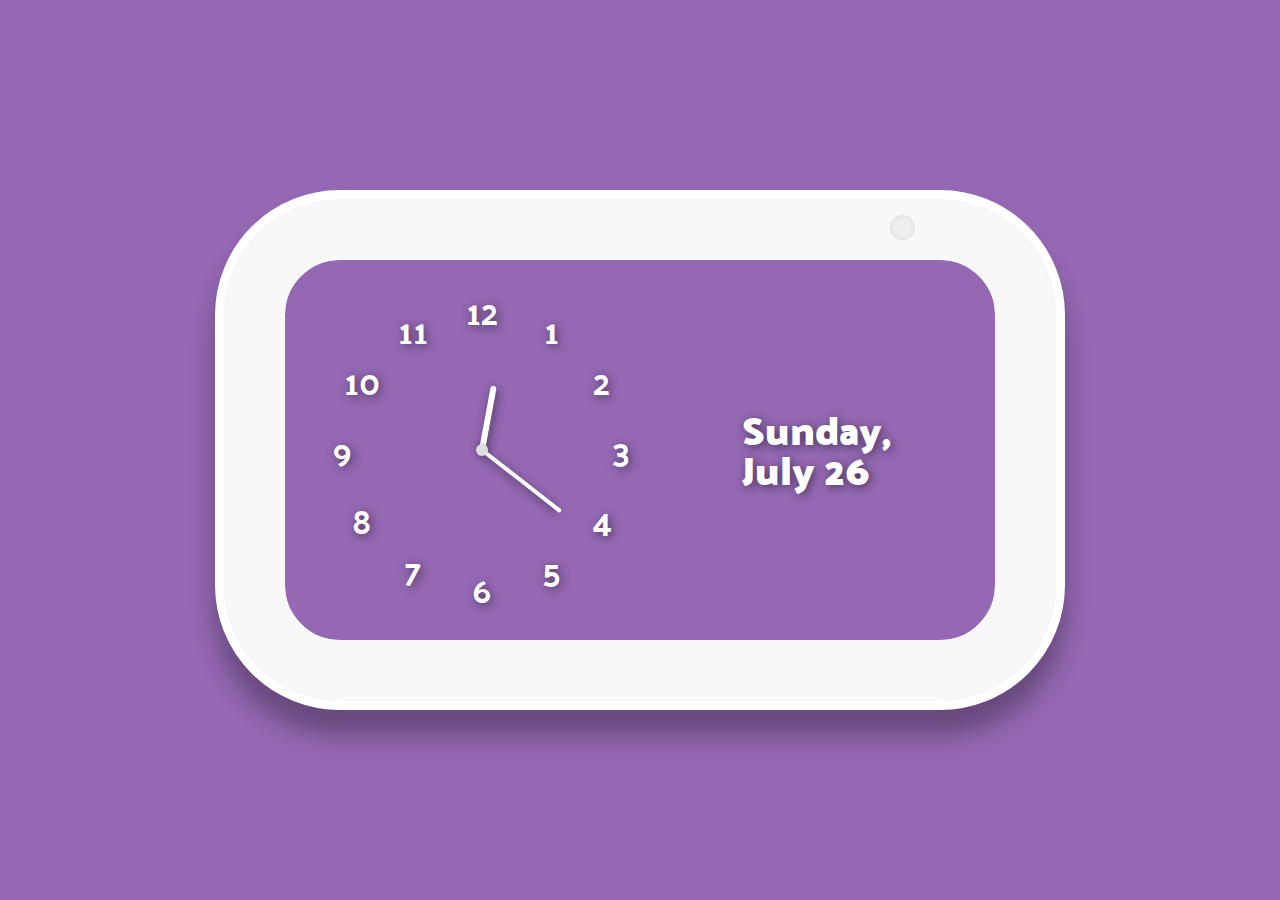
<file: index.html>
<!DOCTYPE html>
<html lang="en">
<head>
    <meta charset="UTF-8">
    <meta name="viewport" content="width=device-width, initial-scale=1.0">
    <meta name="theme-color" content="#b492cc">
    <meta name="author" content="Oussama Kamili">
    <meta name="description" content="javascript clock that return the time and some informations about the current day.">
    <title>Javascript Clock</title>
    <link rel="stylesheet" href="index.css">
    <link rel="shortcut icon" href="./imgs/favicon.png" type="image/png">
    <script src="index.js" defer></script>
</head>
<body>
    <section id="container">
        <div id="clock">
            <div class="num n12"><p id="num12">12</p></div>
            <div class="num n1"><p id="num1">1</p></div>
            <div class="num n2"><p id="num2">2</p></div>
            <div class="num n3"><p id="num3">3</p></div>
            <div class="num n4"><p id="num4">4</p></div>
            <div class="num n5"><p id="num5">5</p></div>
            <div class="num n6"><p id="num6">6</p></div>
            <div class="num n7"><p id="num7">7</p></div>
            <div class="num n8"><p id="num8">8</p></div>
            <div class="num n9"><p id="num9">9</p></div>
            <div class="num n10"><p id="num10">10</p></div>
            <div class="num n11"><p id="num11">11</p></div>

            <div id="hours-hand" class="hands">
                <div id="hour"></div>
            </div>
            <div id="minute-hand" class="hands">
                <div id="minute"></div>
            </div>
        </div>
        <div id="date-info">
            <h2 id="location"></h2>
            <h1 id="date-text"></h1>
            <div id="weather"><img id="weather-icon"><span id="weather-temp"></span></div>
        </div>
    </section>
</body>
</html>
</file>
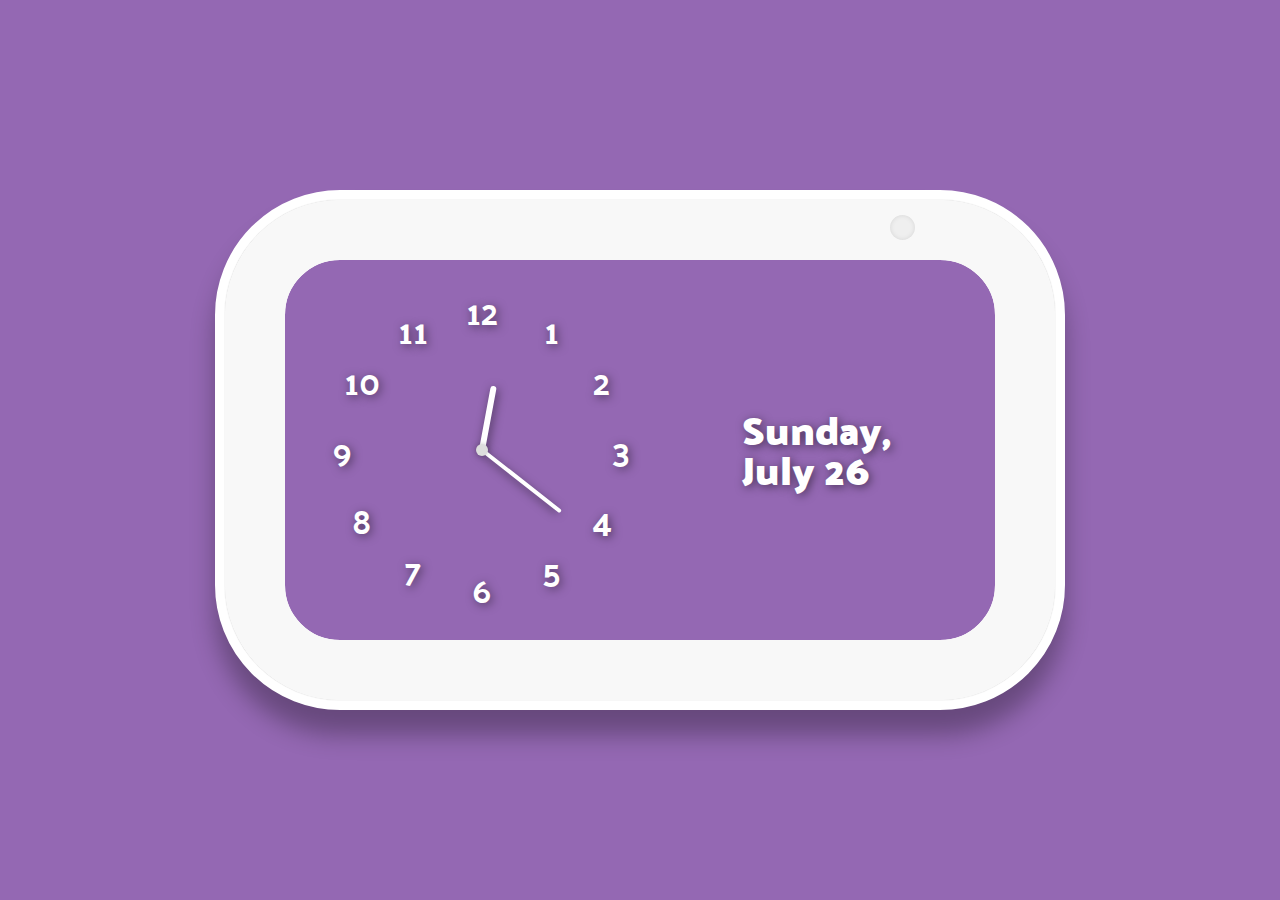
<file: clock.html>
<!DOCTYPE html>
<html lang="en">
<head>
    <meta charset="UTF-8">
    <meta name="viewport" content="width=device-width, initial-scale=1.0">
    <meta name="theme-color" content="#b492cc">
    <meta name="author" content="Oussama Kamili">
    <meta name="description" content="javascript clock that return the time and some informations about the current day.">
    <title>Javascript Clock</title>
    <link rel="stylesheet" href="clock.css">
    <link rel="shortcut icon" href="./imgs/favicon.png" type="image/png">
    <script src="clock.js" defer></script>
</head>
<body>
    <section id="container">
        <div id="clock">
            <div class="num n12"><p id="num12">12</p></div>
            <div class="num n1"><p id="num1">1</p></div>
            <div class="num n2"><p id="num2">2</p></div>
            <div class="num n3"><p id="num3">3</p></div>
            <div class="num n4"><p id="num4">4</p></div>
            <div class="num n5"><p id="num5">5</p></div>
            <div class="num n6"><p id="num6">6</p></div>
            <div class="num n7"><p id="num7">7</p></div>
            <div class="num n8"><p id="num8">8</p></div>
            <div class="num n9"><p id="num9">9</p></div>
            <div class="num n10"><p id="num10">10</p></div>
            <div class="num n11"><p id="num11">11</p></div>

            <div id="hours-hand" class="hands">
                <div id="hour"></div>
            </div>
            <div id="minute-hand" class="hands">
                <div id="minute"></div>
            </div>
        </div>
        <div id="date-info">
            <h2 id="location"></h2>
            <h1 id="date-text"></h1>
            <div id="weather"><img id="weather-icon"><span id="weather-temp"></span></div>
        </div>
    </section>
</body>
</html>
</file>
<file: index.css>
@import url('https://fonts.googleapis.com/css2?family=Palanquin+Dark:wght@400;600&display=swap');
* {
    margin: 0;
    padding: 0;
    box-sizing: border-box;
    font-family: 'Palanquin Dark', sans-serif;
    color: #fff;
    user-select: none;
    -moz-user-select: none;
    -webkit-user-select: none;
}
body{
    --bgColor: #9468b3;
    height: 100vh;
    background-color: var(--bgColor);
    overflow: auto;
    display: grid;
    place-items: center;
}
#container {
    height: 35vw;
    width: 62vw;
    background-color: var(--bgColor);
    border-radius: 125px;
    border: 5vw solid #fff;
    position: relative;
    min-height: 520px;
    min-width: 930px;
    box-shadow: 0px 25px 25px rgba(0,0,0,.3);
    padding: 20px;
    display: flex;
}
#container::before {
    content: "";
    display: block;
    height: 100%;
    width: 100%;
    border: 4.3vw solid #f8f8f8;
    border-radius: 115px;
    position: absolute;
    top: -4.3vw;
    left: -4.3vw;
    box-shadow: 0 0 1px #aaa;
}
#container::after {
    content: "";
    display: block;
    height: 1.7vw;
    width: 1.7vw;
    border-radius: 50%;
    background-color: #efefef;
    position: absolute;
    right: 5vw;
    top: -3vw;
    box-shadow: inset 0 0 5px rgba(0,0,0,.1);
}

/* start clock styling */

#clock {
    height: 100%;
    width: 45.91%;
    margin-left: 25px;
    position: relative;
    display: grid;
    place-items: center;
    max-width: 450px;
    max-height: 450px;
    text-shadow: 2px 2px 10px rgba(0,0,0,.5);
}
#clock::before {
    content: "";
    display: block;
    height: .8vw;
    width: .8vw;
    background-color: #ddd;
    border-radius: 50%;
    position: absolute;
    z-index: 10;
    min-width: 12px;
    min-height: 12px;
    box-shadow: 0 0 5px rgba(0,0,0,.2);
}
.num {
    height: 100%;
    position: absolute;
    text-align: center;
    --angle: 0;
    transform: rotate(var(--angle));
}
.n11 {--angle: 330deg;}
#num11 {--counter-angle:-330deg;}

.n10 {--angle: 300deg;}
#num10 {--counter-angle:-300deg;}

.n9  {--angle: 270deg;}
#num9 {--counter-angle:-270deg;}

.n8  {--angle: 240deg;}
#num8 {--counter-angle:-240deg;}

.n7  {--angle: 210deg;}
#num7 {--counter-angle:-210deg;}

.n6  {--angle: 180deg;}
#num6 {--counter-angle:-180deg;}

.n5  {--angle: 150deg;}
#num5 {--counter-angle:-150deg;}

.n4  {--angle: 120deg;}
#num4 {--counter-angle:-120deg;}

.n3  {--angle: 90deg;}
#num3 {--counter-angle:-90deg;}

.n2  {--angle: 60deg;}
#num2 {--counter-angle:-60deg;}

.n1  {--angle: 30deg;}
#num1 {--counter-angle:-30deg;}

.num > p {
    --counter-angle: 0;
    transform: rotate(var(--counter-angle));
    font-size: 2.2vw;
}

.hands {
    position: absolute;
    display: flex;
    justify-content: center;
}
#hours-hand {
    height: 10vw;
    min-height: 130px;
}
#hour {
    width: 8px;
    height: 5vw;
    background-color: #fff;
    border-radius: 5px;
    transform-origin: bottom center;
    min-height: 65px;
    box-shadow: 2px 2px 10px rgba(0,0,0,.5);
}
#minute-hand {
    height: 14vw;
    min-height: 200px;
}
#minute {
    width: 5px;
    height: 7vw;
    background-color: #fff;
    border-radius: 5px;
    transform-origin: bottom center;
    min-height: 100px;
    box-shadow: 2px 2px 10px rgba(0,0,0,.5);
}
/* end clock styling */

#date-info {
    height: 100%;
    width: 50%;
    display: flex;
    justify-content: center;
    align-items: center;
    flex-direction: column;
    text-shadow: 2px 2px 10px rgba(0,0,0,.5);
    z-index: 14;
}
#date-text {
    font-size: 3.5em;
    line-height: 1em;
}
#weather {
    margin-right: 15px;
    display: none;
}
#weather-icon {
    width: 5vw;
    height: 5vw;
    max-width: 100px;
    max-height: 100px;
    min-width: 85px;
    min-height: 85px;
}
#weather-temp {
    font-size: 3em;
    margin-left: 10px;
    cursor: pointer;
}

@media all and (max-width: 1450px){
    #container {
        border: 70px solid #fff;
        min-width: 850px;
    }
    #container::after {
        height: 25px;
        width: 25px;
        right: 80px;
        top: -45px;
    }
    #container::before {
        border: 60px solid #f8f8f8;
        top: -60px;
        left: -60px;
    }
    #clock {
        width: 55.74%;
        margin-left: 0;
    }
    .num > p {
        font-size: 34px;
    }
    #hour {
        width: 6px;
    }
    #minute {
        width: 4px;
    }
    #date-text {
        font-size: 2.5em;
    }
}
@media all and (max-width: 900px) {
    #container::after, #container::before {
        display: none;
    }
    #container {
        border: none;
        box-shadow: none;
        align-items: center;
    }
    #clock {
        max-height: 320px;
        max-width: 350px;
        margin-right: 4vw;
    }
}
@media all and (max-width: 750px) {
    #container {
        min-width: auto;
        height: 100vh;
        width: 100vw;
        flex-direction: column;
        padding: 10px;
    }
    #clock {
        margin: auto;
        min-height: 275px;
    }
    #date-info {
        text-align: center;
        margin: auto;
    }
}
</file>
<file: clock.css>
@import url('https://fonts.googleapis.com/css2?family=Palanquin+Dark:wght@400;600&display=swap');
* {
    margin: 0;
    padding: 0;
    box-sizing: border-box;
    font-family: 'Palanquin Dark', sans-serif;
    color: #fff;
    user-select: none;
    -moz-user-select: none;
    -webkit-user-select: none;
}
body{
    --bgColor: #9468b3;
    height: 100vh;
    background-color: var(--bgColor);
    overflow: auto;
    display: grid;
    place-items: center;
}
#container {
    height: 35vw;
    width: 62vw;
    background-color: var(--bgColor);
    border-radius: 125px;
    border: 5vw solid #fff;
    position: relative;
    min-height: 520px;
    min-width: 930px;
    box-shadow: 0px 25px 25px rgba(0,0,0,.3);
    padding: 20px;
    display: flex;
}
#container::before {
    content: "";
    display: block;
    height: 100%;
    width: 100%;
    border: 4.3vw solid #f8f8f8;
    border-radius: 115px;
    position: absolute;
    top: -4.3vw;
    left: -4.3vw;
    box-shadow: 0 0 1px #aaa;
}
#container::after {
    content: "";
    display: block;
    height: 1.7vw;
    width: 1.7vw;
    border-radius: 50%;
    background-color: #efefef;
    position: absolute;
    right: 5vw;
    top: -3vw;
    box-shadow: inset 0 0 5px rgba(0,0,0,.1);
}

/* start clock styling */

#clock {
    height: 100%;
    width: 45.91%;
    margin-left: 25px;
    position: relative;
    display: grid;
    place-items: center;
    max-width: 450px;
    max-height: 450px;
    text-shadow: 2px 2px 10px rgba(0,0,0,.5);
}
#clock::before {
    content: "";
    display: block;
    height: .8vw;
    width: .8vw;
    background-color: #ddd;
    border-radius: 50%;
    position: absolute;
    z-index: 10;
    min-width: 12px;
    min-height: 12px;
    box-shadow: 0 0 5px rgba(0,0,0,.2);
}
.num {
    height: 100%;
    position: absolute;
    text-align: center;
    --angle: 0;
    transform: rotate(var(--angle));
}
.n11 {--angle: 330deg;}
#num11 {--counter-angle:-330deg;}

.n10 {--angle: 300deg;}
#num10 {--counter-angle:-300deg;}

.n9  {--angle: 270deg;}
#num9 {--counter-angle:-270deg;}

.n8  {--angle: 240deg;}
#num8 {--counter-angle:-240deg;}

.n7  {--angle: 210deg;}
#num7 {--counter-angle:-210deg;}

.n6  {--angle: 180deg;}
#num6 {--counter-angle:-180deg;}

.n5  {--angle: 150deg;}
#num5 {--counter-angle:-150deg;}

.n4  {--angle: 120deg;}
#num4 {--counter-angle:-120deg;}

.n3  {--angle: 90deg;}
#num3 {--counter-angle:-90deg;}

.n2  {--angle: 60deg;}
#num2 {--counter-angle:-60deg;}

.n1  {--angle: 30deg;}
#num1 {--counter-angle:-30deg;}

.num > p {
    --counter-angle: 0;
    transform: rotate(var(--counter-angle));
    font-size: 2.2vw;
}

.hands {
    position: absolute;
    display: flex;
    justify-content: center;
}
#hours-hand {
    height: 10vw;
    min-height: 130px;
}
#hour {
    width: 8px;
    height: 5vw;
    background-color: #fff;
    border-radius: 5px;
    transform-origin: bottom center;
    min-height: 65px;
    box-shadow: 2px 2px 10px rgba(0,0,0,.5);
}
#minute-hand {
    height: 14vw;
    min-height: 200px;
}
#minute {
    width: 5px;
    height: 7vw;
    background-color: #fff;
    border-radius: 5px;
    transform-origin: bottom center;
    min-height: 100px;
    box-shadow: 2px 2px 10px rgba(0,0,0,.5);
}
/* end clock styling */

#date-info {
    height: 100%;
    width: 50%;
    display: flex;
    justify-content: center;
    align-items: center;
    flex-direction: column;
    text-shadow: 2px 2px 10px rgba(0,0,0,.5);
    z-index: 14;
}
#date-text {
    font-size: 3.5em;
    line-height: 1em;
}
#weather {
    margin-right: 15px;
    display: none;
}
#weather-icon {
    width: 5vw;
    height: 5vw;
    max-width: 100px;
    max-height: 100px;
    min-width: 85px;
    min-height: 85px;
}
#weather-temp {
    font-size: 3em;
    margin-left: 10px;
    cursor: pointer;
}

@media all and (max-width: 1450px){
    #container {
        border: 70px solid #fff;
        min-width: 850px;
    }
    #container::after {
        height: 25px;
        width: 25px;
        right: 80px;
        top: -45px;
    }
    #container::before {
        border: 60px solid #f8f8f8;
        top: -60px;
        left: -60px;
    }
    #clock {
        width: 55.74%;
        margin-left: 0;
    }
    .num > p {
        font-size: 34px;
    }
    #hour {
        width: 6px;
    }
    #minute {
        width: 4px;
    }
    #date-text {
        font-size: 2.5em;
    }
}
@media all and (max-width: 900px) {
    #container::after, #container::before {
        display: none;
    }
    #container {
        border: none;
        box-shadow: none;
        align-items: center;
    }
    #clock {
        max-height: 320px;
        max-width: 350px;
        margin-right: 4vw;
    }
}
@media all and (max-width: 750px) {
    #container {
        min-width: auto;
        height: 100vh;
        width: 100vw;
        flex-direction: column;
        padding: 10px;
    }
    #clock {
        margin: auto;
        min-height: 275px;
    }
    #date-info {
        text-align: center;
        margin: auto;
    }
}
</file>
